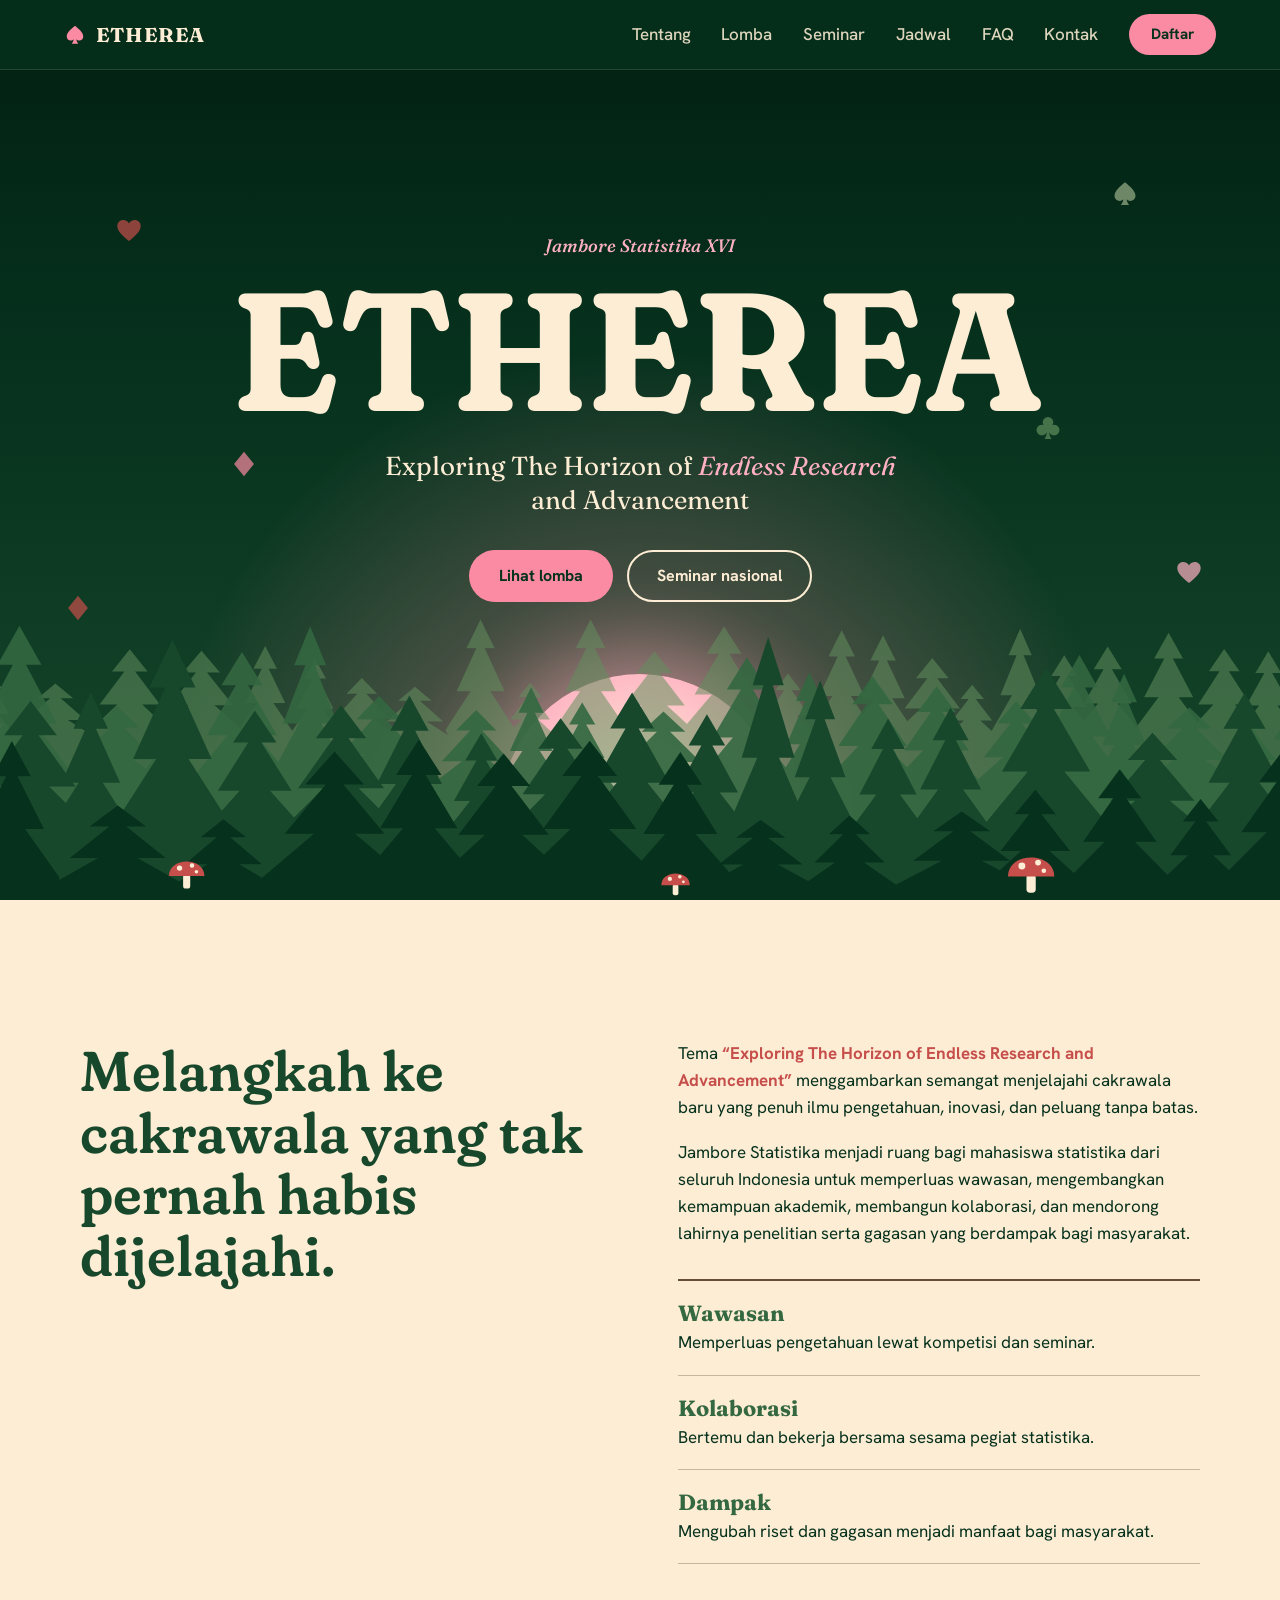
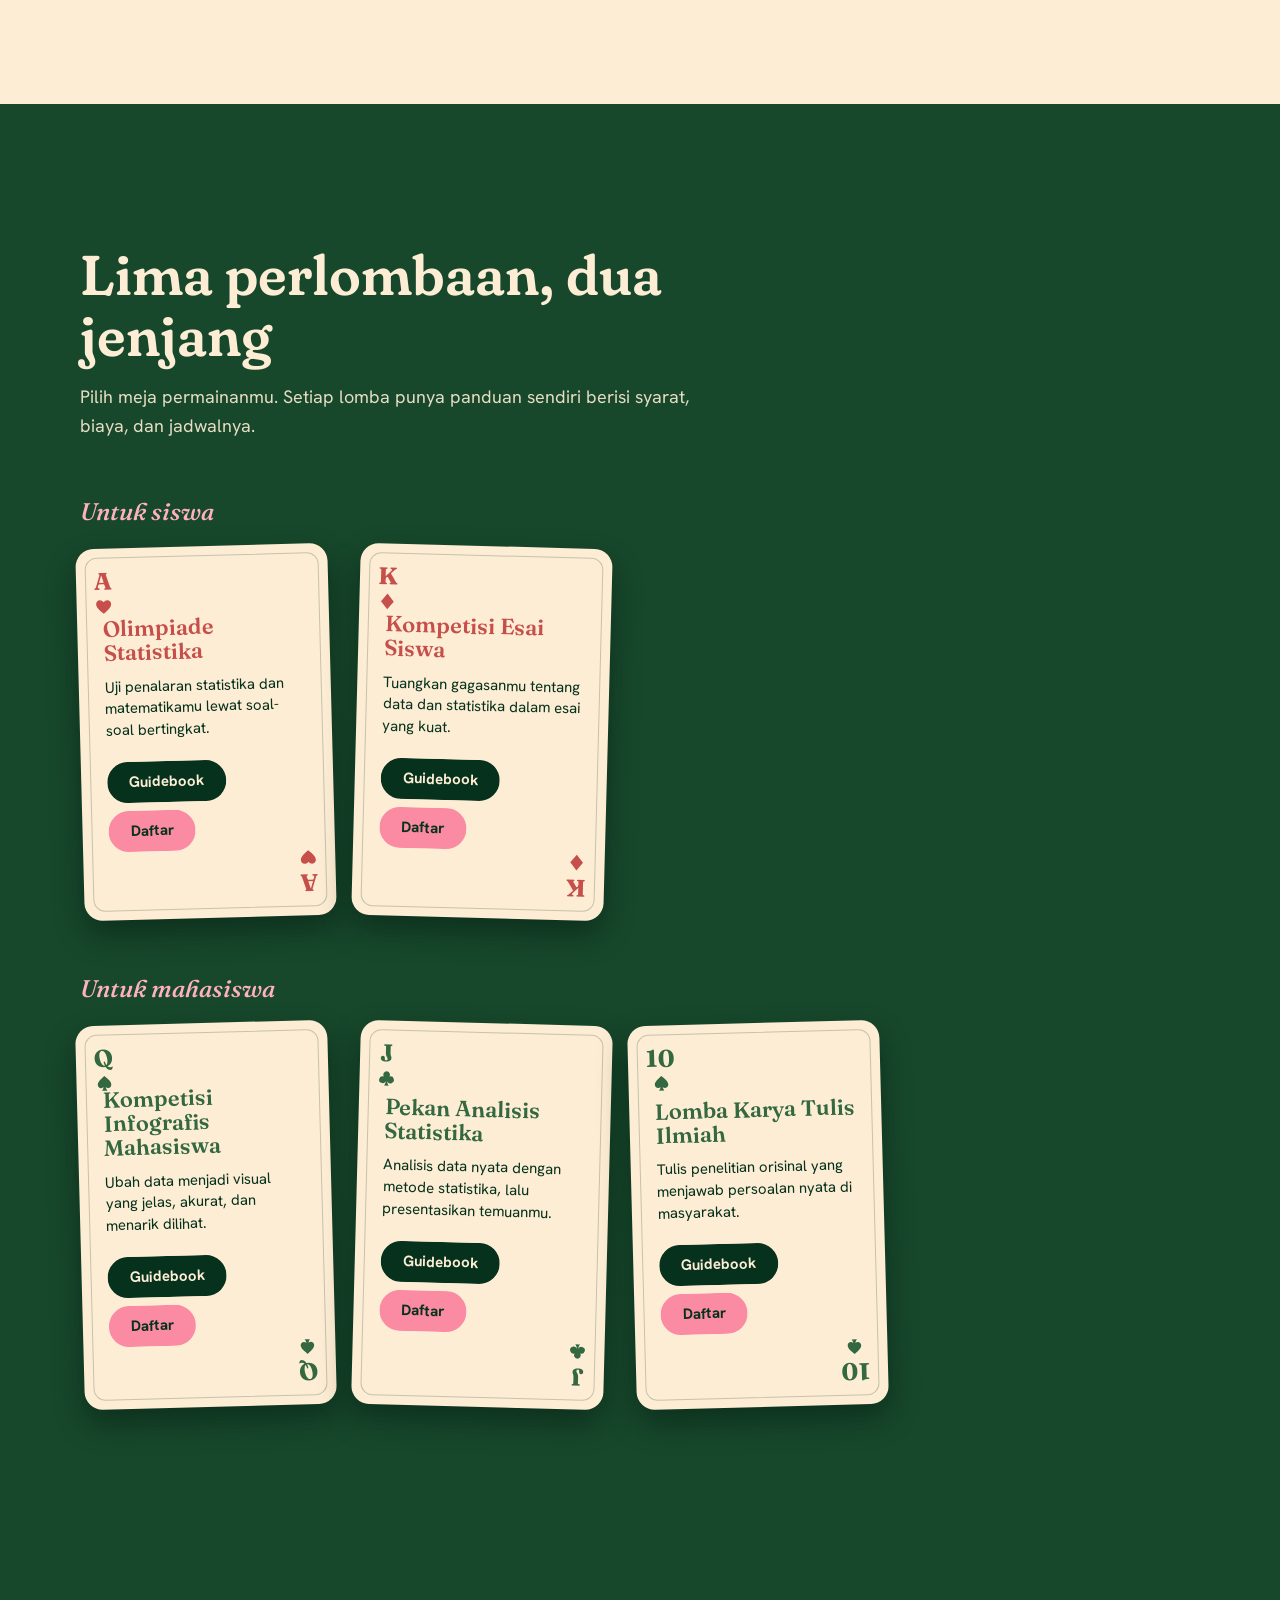
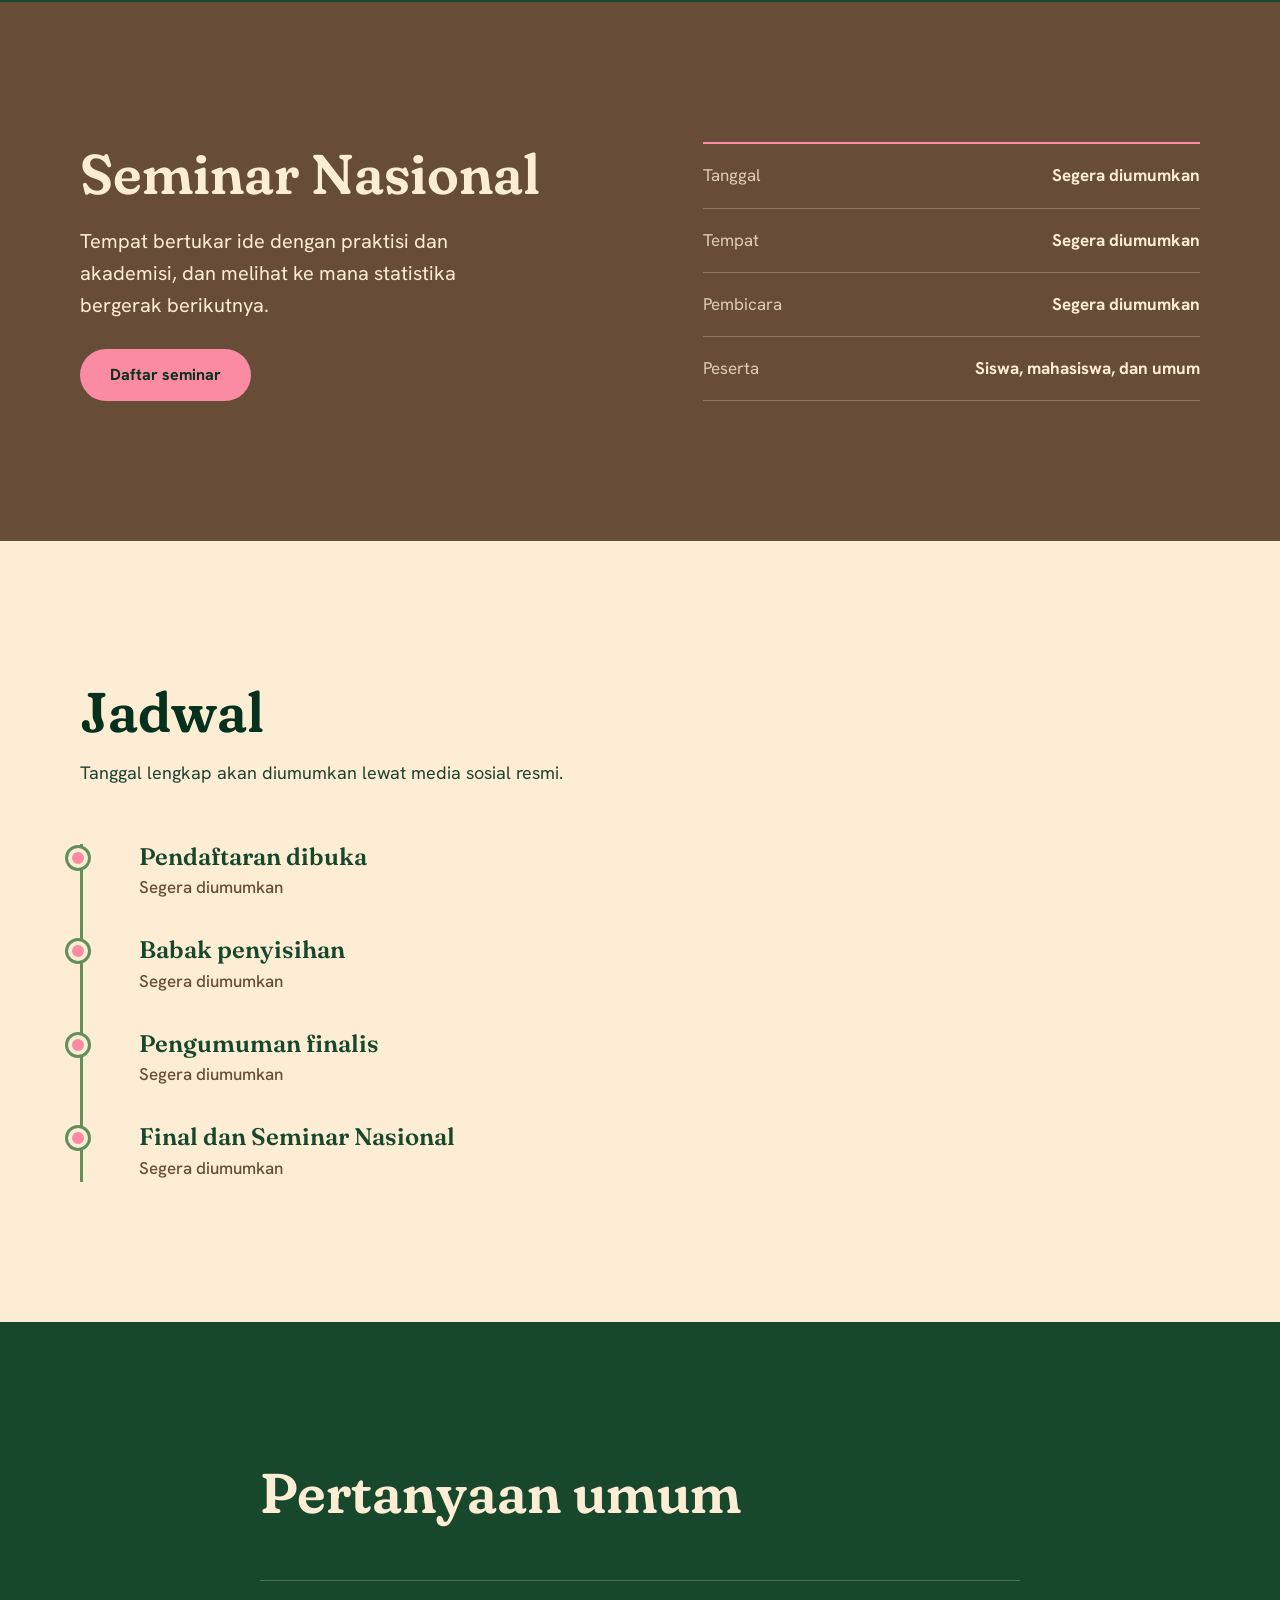
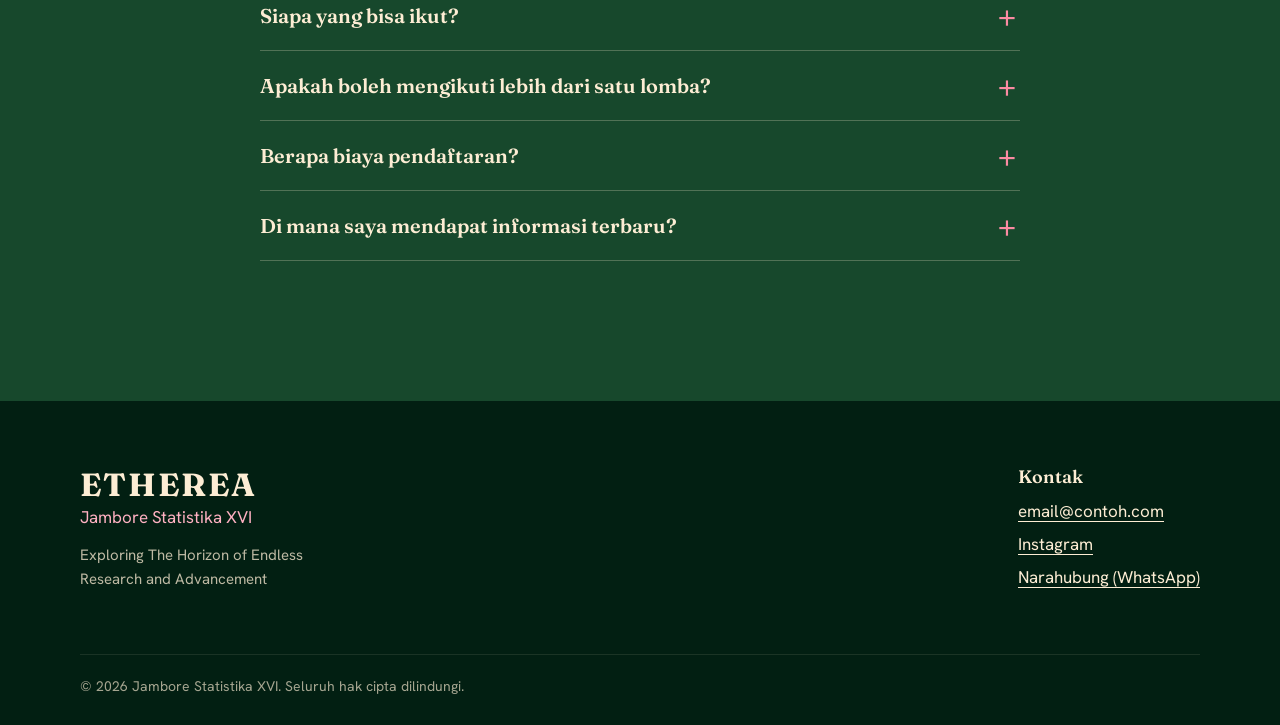
<file: index.html>
<!doctype html>
<html lang="id">
<head>
  <meta charset="utf-8">
  <meta name="viewport" content="width=device-width, initial-scale=1">
  <title>ETHEREA – Jambore Statistika XVI</title>
  <meta name="description" content="Jambore Statistika XVI mengusung tema ETHEREA: Exploring The Horizon of Endless Research and Advancement. Olimpiade Statistika, Kompetisi Esai Siswa, Kompetisi Infografis Mahasiswa, Pekan Analisis Statistika, Lomba Karya Tulis Ilmiah, dan Seminar Nasional.">
  <meta name="theme-color" content="#06311D">
  <meta property="og:type" content="website">
  <meta property="og:locale" content="id_ID">
  <meta property="og:title" content="ETHEREA – Jambore Statistika XVI">
  <meta property="og:description" content="Exploring The Horizon of Endless Research and Advancement. Lima perlombaan dan satu seminar nasional untuk pelajar dan mahasiswa statistika.">
  <link rel="icon" href="favicon.svg" type="image/svg+xml">
  <link rel="preconnect" href="https://fonts.googleapis.com">
  <link rel="preconnect" href="https://fonts.gstatic.com" crossorigin>
  <link href="https://fonts.googleapis.com/css2?family=Fraunces:ital,opsz,wght@0,9..144,400..800;1,9..144,400..700&family=Hanken+Grotesk:wght@400;500;700&display=swap" rel="stylesheet">
  <link rel="stylesheet" href="style.css">
</head>
<body>

<!-- Simbol kartu (dipakai ulang di bagian lomba) -->
<svg width="0" height="0" style="position:absolute" aria-hidden="true">
  <symbol id="heart" viewBox="0 0 24 24"><path d="M12 21.5C5 15.8 2 12.4 2 8.6 2 5.7 4.2 3.5 7 3.5c1.9 0 3.7 1 5 2.8 1.3-1.8 3.1-2.8 5-2.8 2.8 0 5 2.2 5 5.1 0 3.8-3 7.2-10 12.9z"/></symbol>
  <symbol id="spade" viewBox="0 0 24 24"><path d="M12 2c4.2 3.7 9 7.3 9 11.6 0 2.6-2 4.4-4.4 4.4-1.3 0-2.4-.5-3.2-1.4.2 1.7.9 3.3 2.1 4.9H8.5c1.2-1.6 1.9-3.2 2.1-4.9-.8.9-1.9 1.4-3.2 1.4C5 18 3 16.200 3 13.600 3 9.300 7.800 5.700 12 2z"/></symbol>
  <symbol id="diamond" viewBox="0 0 24 24"><path d="M12 1.500 20.500 12 12 22.500 3.500 12z"/></symbol>
  <symbol id="club" viewBox="0 0 24 24"><path d="M12 2.500a4.500 4.500 0 0 0-3.800 6.900A4.600 4.600 0 1 0 11 15.600c-.1 2.200-.8 4-2.100 5.900h6.200c-1.300-1.900-2-3.700-2.100-5.900a4.600 4.600 0 1 0 2.800-6.200A4.500 4.500 0 0 0 12 2.500z"/></symbol>
</svg>

<a class="skip" href="#tentang">Lompat ke konten</a>

<header class="nav" id="nav">
  <a class="brand" href="#beranda" aria-label="ETHEREA, kembali ke atas">
    <svg class="brand-mark" viewBox="0 0 24 24" aria-hidden="true"><use href="#spade"/></svg>
    <span>ETHEREA</span>
  </a>
  <button class="nav-toggle" aria-expanded="false" aria-controls="menu" aria-label="Buka menu">
    <span></span><span></span>
  </button>
  <nav id="menu" class="menu" aria-label="Utama">
    <a href="#tentang">Tentang</a>
    <a href="#lomba">Lomba</a>
    <a href="#seminar">Seminar</a>
    <a href="#jadwal">Jadwal</a>
    <a href="#faq">FAQ</a>
    <a href="#kontak">Kontak</a>
    <a class="btn btn-pink btn-small" href="#lomba">Daftar</a>
  </nav>
</header>

<main>

  <!-- HERO -->
  <section class="hero" id="beranda">
    <div class="sky" aria-hidden="true">
      <div class="horizon-glow"></div>
      <div class="sun"></div>
    </div>
    <div class="floaters" aria-hidden="true">
      <svg class="f f1"><use href="#heart"/></svg>
      <svg class="f f2"><use href="#spade"/></svg>
      <svg class="f f3"><use href="#diamond"/></svg>
      <svg class="f f4"><use href="#club"/></svg>
      <svg class="f f5"><use href="#heart"/></svg>
      <svg class="f f6"><use href="#diamond"/></svg>
    </div>

    <div class="hero-inner">
      <p class="hero-kicker">Jambore Statistika XVI</p>
      <h1 class="hero-title" aria-label="ETHEREA">
        <span aria-hidden="true">E</span><span aria-hidden="true">T</span><span aria-hidden="true">H</span><span aria-hidden="true">E</span><span aria-hidden="true">R</span><span aria-hidden="true">E</span><span aria-hidden="true">A</span>
      </h1>
      <p class="hero-sub">Exploring The Horizon of <em>Endless Research</em> and Advancement</p>
      <div class="hero-cta">
        <a class="btn btn-pink" href="#lomba">Lihat lomba</a>
        <a class="btn btn-ghost" href="#seminar">Seminar nasional</a>
      </div>
    </div>

    <svg class="forest" id="forest" viewBox="0 0 1440 420" preserveAspectRatio="xMidYMax slice" aria-hidden="true"></svg>
  </section>

  <!-- TENTANG -->
  <section class="section cream" id="tentang">
    <div class="wrap about">
      <div class="about-lead">
        <h2>Melangkah ke cakrawala yang tak pernah habis dijelajahi.</h2>
      </div>
      <div class="about-body">
        <p>
          Tema <strong>“Exploring The Horizon of Endless Research and Advancement”</strong> menggambarkan semangat menjelajahi cakrawala baru yang penuh ilmu pengetahuan, inovasi, dan peluang tanpa batas.
        </p>
        <p>
          Jambore Statistika menjadi ruang bagi mahasiswa statistika dari seluruh Indonesia untuk memperluas wawasan, mengembangkan kemampuan akademik, membangun kolaborasi, dan mendorong lahirnya penelitian serta gagasan yang berdampak bagi masyarakat.
        </p>
        <ul class="pillars">
          <li><span>Wawasan</span> Memperluas pengetahuan lewat kompetisi dan seminar.</li>
          <li><span>Kolaborasi</span> Bertemu dan bekerja bersama sesama pegiat statistika.</li>
          <li><span>Dampak</span> Mengubah riset dan gagasan menjadi manfaat bagi masyarakat.</li>
        </ul>
      </div>
    </div>
  </section>

  <!-- LOMBA -->
  <section class="section forest-bg" id="lomba">
    <div class="wrap">
      <div class="section-head">
        <h2>Lima perlombaan, dua jenjang</h2>
        <p>Pilih meja permainanmu. Setiap lomba punya panduan sendiri berisi syarat, biaya, dan jadwalnya.</p>
      </div>

      <h3 class="tier">Untuk siswa</h3>
      <div class="deck">
        <article class="card card-red">
          <div class="corner tl"><b>A</b><svg><use href="#heart"/></svg></div>
          <div class="corner br"><b>A</b><svg><use href="#heart"/></svg></div>
          <div class="card-body">
            <h4>Olimpiade Statistika</h4>
            <p>Uji penalaran statistika dan matematikamu lewat soal-soal bertingkat.</p>
            <div class="card-actions">
              <a class="btn btn-dark btn-small" href="#" data-todo="guidebook">Guidebook</a>
              <a class="btn btn-pink btn-small" href="daftar.html?lomba=olimpiade">Daftar</a>
            </div>
          </div>
        </article>
        <article class="card card-red">
          <div class="corner tl"><b>K</b><svg><use href="#diamond"/></svg></div>
          <div class="corner br"><b>K</b><svg><use href="#diamond"/></svg></div>
          <div class="card-body">
            <h4>Kompetisi Esai Siswa</h4>
            <p>Tuangkan gagasanmu tentang data dan statistika dalam esai yang kuat.</p>
            <div class="card-actions">
              <a class="btn btn-dark btn-small" href="#" data-todo="guidebook">Guidebook</a>
              <a class="btn btn-pink btn-small" href="daftar.html?lomba=esai">Daftar</a>
            </div>
          </div>
        </article>
      </div>

      <h3 class="tier">Untuk mahasiswa</h3>
      <div class="deck">
        <article class="card card-green">
          <div class="corner tl"><b>Q</b><svg><use href="#spade"/></svg></div>
          <div class="corner br"><b>Q</b><svg><use href="#spade"/></svg></div>
          <div class="card-body">
            <h4>Kompetisi Infografis Mahasiswa</h4>
            <p>Ubah data menjadi visual yang jelas, akurat, dan menarik dilihat.</p>
            <div class="card-actions">
              <a class="btn btn-dark btn-small" href="#" data-todo="guidebook">Guidebook</a>
              <a class="btn btn-pink btn-small" href="daftar.html?lomba=infografis">Daftar</a>
            </div>
          </div>
        </article>
        <article class="card card-green">
          <div class="corner tl"><b>J</b><svg><use href="#club"/></svg></div>
          <div class="corner br"><b>J</b><svg><use href="#club"/></svg></div>
          <div class="card-body">
            <h4>Pekan Analisis Statistika</h4>
            <p>Analisis data nyata dengan metode statistika, lalu presentasikan temuanmu.</p>
            <div class="card-actions">
              <a class="btn btn-dark btn-small" href="#" data-todo="guidebook">Guidebook</a>
              <a class="btn btn-pink btn-small" href="daftar.html?lomba=pekan-analisis">Daftar</a>
            </div>
          </div>
        </article>
        <article class="card card-green">
          <div class="corner tl"><b>10</b><svg><use href="#spade"/></svg></div>
          <div class="corner br"><b>10</b><svg><use href="#spade"/></svg></div>
          <div class="card-body">
            <h4>Lomba Karya Tulis Ilmiah</h4>
            <p>Tulis penelitian orisinal yang menjawab persoalan nyata di masyarakat.</p>
            <div class="card-actions">
              <a class="btn btn-dark btn-small" href="#" data-todo="guidebook">Guidebook</a>
              <a class="btn btn-pink btn-small" href="daftar.html?lomba=lkti">Daftar</a>
            </div>
          </div>
        </article>
      </div>
    </div>
  </section>

  <!-- SEMINAR -->
  <section class="section brown" id="seminar">
    <div class="wrap seminar">
      <div>
        <h2>Seminar Nasional</h2>
        <p class="lead">Tempat bertukar ide dengan praktisi dan akademisi, dan melihat ke mana statistika bergerak berikutnya.</p>
        <a class="btn btn-pink" href="daftar.html?lomba=seminar">Daftar seminar</a>
      </div>
      <dl class="facts">
        <div><dt>Tanggal</dt><dd>Segera diumumkan</dd></div>
        <div><dt>Tempat</dt><dd>Segera diumumkan</dd></div>
        <div><dt>Pembicara</dt><dd>Segera diumumkan</dd></div>
        <div><dt>Peserta</dt><dd>Siswa, mahasiswa, dan umum</dd></div>
      </dl>
    </div>
  </section>

  <!-- JADWAL -->
  <section class="section cream" id="jadwal">
    <div class="wrap">
      <div class="section-head">
        <h2>Jadwal</h2>
        <p>Tanggal lengkap akan diumumkan lewat media sosial resmi.</p>
      </div>
      <ol class="timeline">
        <li><h4>Pendaftaran dibuka</h4><p>Segera diumumkan</p></li>
        <li><h4>Babak penyisihan</h4><p>Segera diumumkan</p></li>
        <li><h4>Pengumuman finalis</h4><p>Segera diumumkan</p></li>
        <li><h4>Final dan Seminar Nasional</h4><p>Segera diumumkan</p></li>
      </ol>
    </div>
  </section>

  <!-- FAQ -->
  <section class="section forest-bg" id="faq">
    <div class="wrap faq-wrap">
      <div class="section-head">
        <h2>Pertanyaan umum</h2>
      </div>
      <div class="faq">
        <details>
          <summary>Siapa yang bisa ikut?</summary>
          <p>Olimpiade Statistika dan Kompetisi Esai Siswa untuk siswa. Kompetisi Infografis Mahasiswa, Pekan Analisis Statistika, dan Lomba Karya Tulis Ilmiah untuk mahasiswa.</p>
        </details>
        <details>
          <summary>Apakah boleh mengikuti lebih dari satu lomba?</summary>
          <p>Ketentuan lengkap ada di guidebook masing-masing lomba. Baca guidebook sebelum mendaftar.</p>
        </details>
        <details>
          <summary>Berapa biaya pendaftaran?</summary>
          <p>Biaya berbeda untuk tiap lomba dan seminar. Rinciannya tertera di guidebook dan formulir pendaftaran.</p>
        </details>
        <details>
          <summary>Di mana saya mendapat informasi terbaru?</summary>
          <p>Ikuti media sosial resmi Jambore Statistika XVI. Semua pengumuman jadwal, tempat, dan pembicara akan diunggah di sana.</p>
        </details>
      </div>
    </div>
  </section>

</main>

<footer class="footer" id="kontak">
  <div class="wrap foot">
    <div>
      <p class="foot-title">ETHEREA</p>
      <p class="foot-sub">Jambore Statistika XVI</p>
      <p class="foot-note">Exploring The Horizon of Endless Research and Advancement</p>
    </div>
    <div>
      <p class="foot-h">Kontak</p>
      <ul>
        <li><a href="mailto:email@contoh.com" data-todo="email">email@contoh.com</a></li>
        <li><a href="#" data-todo="instagram">Instagram</a></li>
        <li><a href="#" data-todo="whatsapp">Narahubung (WhatsApp)</a></li>
      </ul>
    </div>
  </div>
  <p class="copy">© 2026 Jambore Statistika XVI. Seluruh hak cipta dilindungi.</p>
</footer>

<script src="script.js"></script>
</body>
</html>
</file>
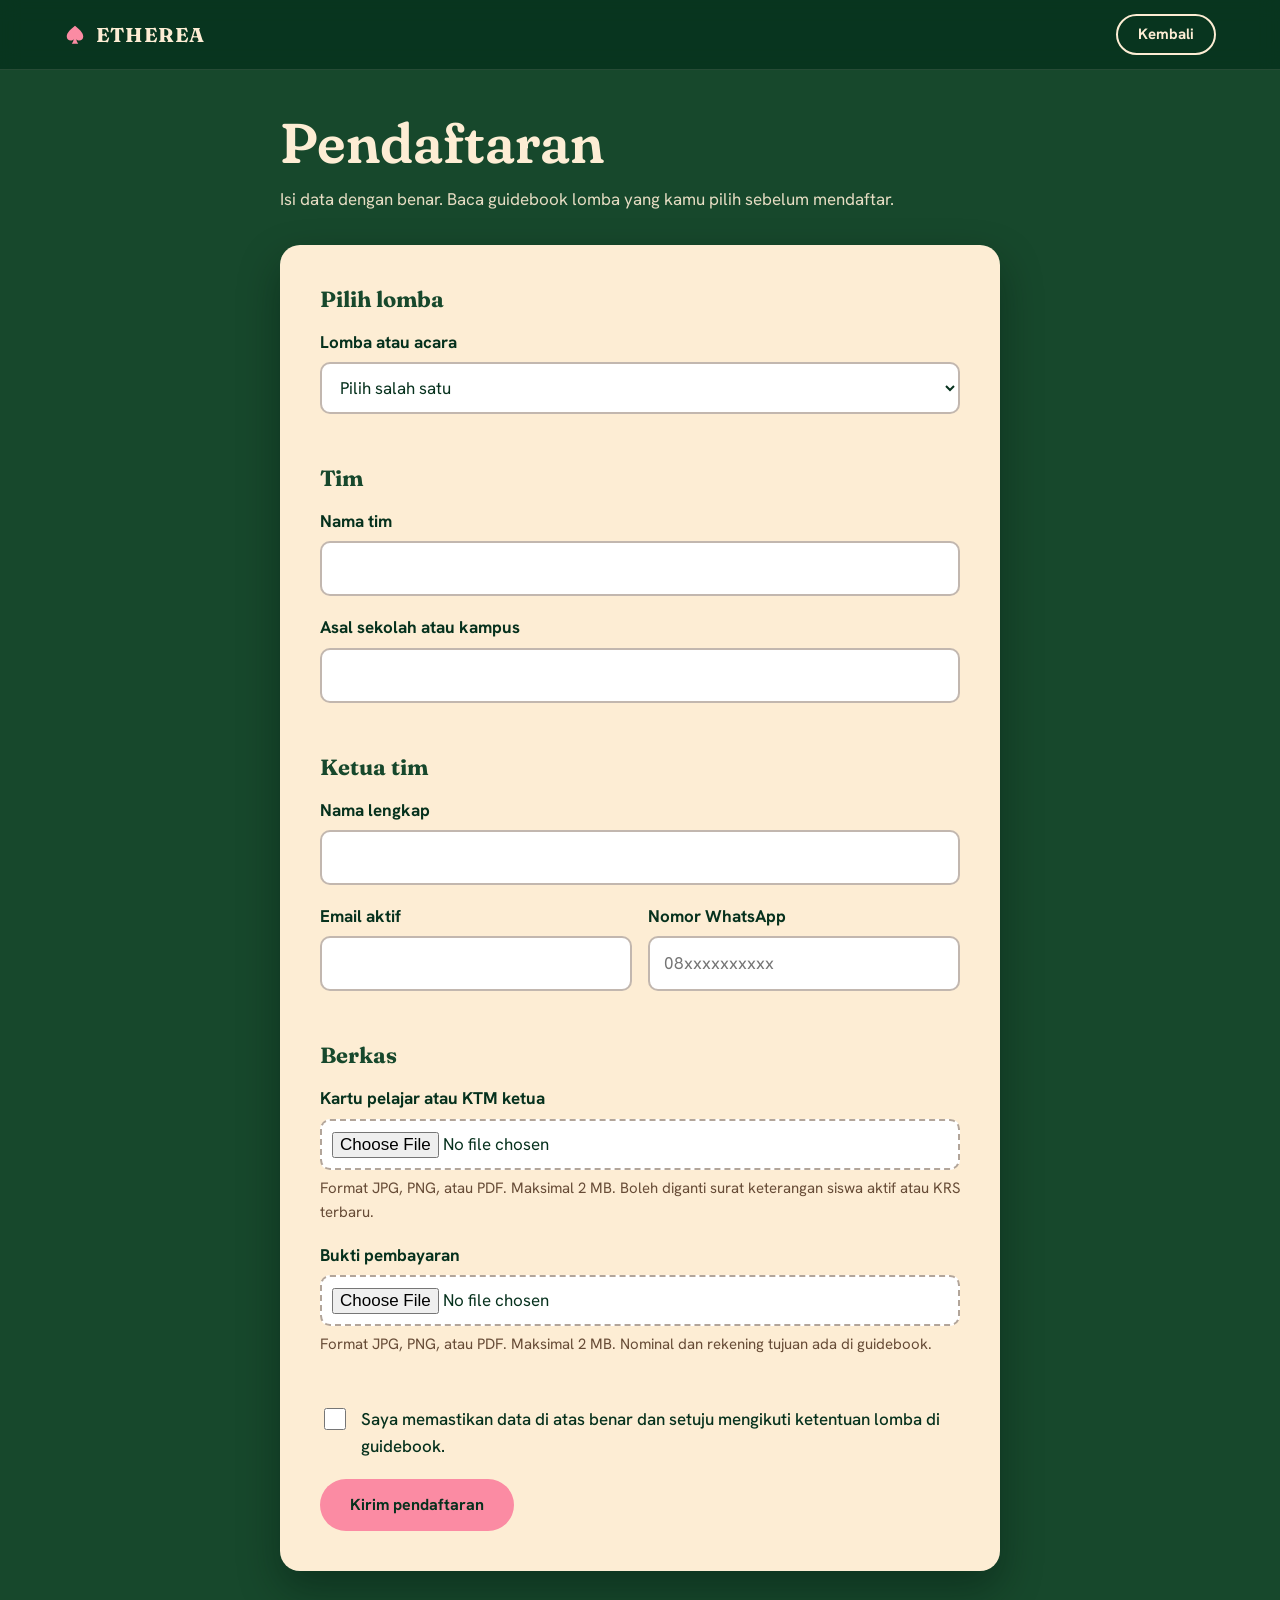
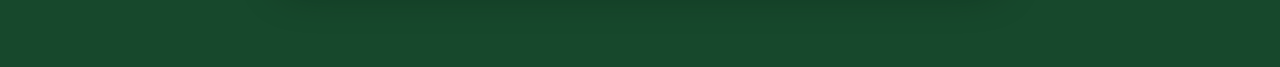
<file: daftar.html>
<!doctype html>
<html lang="id">
<head>
  <meta charset="utf-8">
  <meta name="viewport" content="width=device-width, initial-scale=1">
  <title>Pendaftaran – ETHEREA Jambore Statistika XVI</title>
  <meta name="description" content="Formulir pendaftaran lomba dan seminar nasional Jambore Statistika XVI.">
  <meta name="theme-color" content="#06311D">
  <link rel="icon" href="favicon.svg" type="image/svg+xml">
  <link rel="preconnect" href="https://fonts.googleapis.com">
  <link rel="preconnect" href="https://fonts.gstatic.com" crossorigin>
  <link href="https://fonts.googleapis.com/css2?family=Fraunces:ital,opsz,wght@0,9..144,400..800;1,9..144,400..700&family=Hanken+Grotesk:wght@400;500;700&display=swap" rel="stylesheet">
  <link rel="stylesheet" href="style.css">
  <link rel="stylesheet" href="daftar.css">
</head>
<body class="reg-page">

<header class="nav">
  <a class="brand" href="index.html" aria-label="ETHEREA, kembali ke beranda">
    <svg class="brand-mark" viewBox="0 0 24 24" aria-hidden="true"><path d="M12 2c4.2 3.7 9 7.3 9 11.6 0 2.6-2 4.4-4.4 4.4-1.3 0-2.4-.5-3.2-1.4.2 1.7.9 3.3 2.1 4.9H8.5c1.2-1.6 1.9-3.2 2.1-4.9-.8.9-1.9 1.4-3.2 1.4C5 18 3 16.2 3 13.6 3 9.3 7.8 5.7 12 2z"/></svg>
    <span>ETHEREA</span>
  </a>
  <a class="btn btn-ghost btn-small" href="index.html#lomba">Kembali</a>
</header>

<main class="reg">
  <div class="reg-wrap">
    <div class="reg-intro">
      <h1>Pendaftaran</h1>
      <p>Isi data dengan benar. Baca guidebook lomba yang kamu pilih sebelum mendaftar.</p>
    </div>

    <div id="reg-notice" class="notice" role="status" hidden></div>

    <form id="reg-form" class="form" novalidate>
      <!-- Kolom jebakan untuk bot; pengunjung asli tidak melihat atau mengisinya -->
      <div class="hp" aria-hidden="true">
        <label>Jangan diisi <input type="text" name="website" tabindex="-1" autocomplete="off"></label>
      </div>

      <fieldset>
        <legend>Pilih lomba</legend>
        <div class="field">
          <label for="lomba">Lomba atau acara</label>
          <select id="lomba" name="lomba" required></select>
          <p class="hint" id="lomba-hint"></p>
        </div>
      </fieldset>

      <fieldset>
        <legend id="legend-tim">Tim</legend>
        <div class="field">
          <label for="nama_tim" id="label-tim">Nama tim</label>
          <input id="nama_tim" name="nama_tim" type="text" maxlength="80" required autocomplete="off">
        </div>
        <div class="field">
          <label for="institusi">Asal sekolah atau kampus</label>
          <input id="institusi" name="institusi" type="text" maxlength="120" required autocomplete="organization">
        </div>
      </fieldset>

      <fieldset>
        <legend id="legend-ketua">Ketua tim</legend>
        <div class="field">
          <label for="ketua_nama">Nama lengkap</label>
          <input id="ketua_nama" name="ketua_nama" type="text" maxlength="100" required autocomplete="name">
        </div>
        <div class="row">
          <div class="field">
            <label for="ketua_email">Email aktif</label>
            <input id="ketua_email" name="ketua_email" type="email" maxlength="120" required autocomplete="email">
          </div>
          <div class="field">
            <label for="ketua_wa">Nomor WhatsApp</label>
            <input id="ketua_wa" name="ketua_wa" type="tel" inputmode="tel" maxlength="20" placeholder="08xxxxxxxxxx" required autocomplete="tel">
          </div>
        </div>
      </fieldset>

      <fieldset id="members-set">
        <legend>Anggota tim</legend>
        <div id="members"></div>
        <button type="button" class="btn btn-ghost btn-small" id="add-member">Tambah anggota</button>
        <p class="hint" id="members-hint"></p>
      </fieldset>

      <fieldset>
        <legend>Berkas</legend>
        <div class="field" id="field-id">
          <label for="kartu" id="label-kartu">Kartu pelajar atau KTM ketua</label>
          <input id="kartu" name="kartu" type="file" accept="image/jpeg,image/png,application/pdf" required>
          <p class="hint">Format JPG, PNG, atau PDF. Maksimal 2 MB. Boleh diganti surat keterangan siswa aktif atau KRS terbaru.</p>
        </div>
        <div class="field">
          <label for="bukti">Bukti pembayaran</label>
          <input id="bukti" name="bukti" type="file" accept="image/jpeg,image/png,application/pdf" required>
          <p class="hint">Format JPG, PNG, atau PDF. Maksimal 2 MB. Nominal dan rekening tujuan ada di guidebook.</p>
        </div>
      </fieldset>

      <div class="field check">
        <label>
          <input type="checkbox" id="setuju" name="setuju" required>
          <span>Saya memastikan data di atas benar dan setuju mengikuti ketentuan lomba di guidebook.</span>
        </label>
      </div>

      <p id="form-error" class="error" role="alert" hidden></p>
      <button type="submit" class="btn btn-pink" id="submit">Kirim pendaftaran</button>
    </form>

    <section id="success" class="success" hidden aria-live="polite">
      <h2>Pendaftaran terkirim</h2>
      <p>Nomor pendaftaranmu:</p>
      <p class="reg-id" id="reg-id"></p>
      <p>Simpan nomor ini. Panitia akan memverifikasi bukti pembayaran, lalu menghubungi ketua tim lewat email atau WhatsApp.</p>
      <a class="btn btn-ghost" href="index.html">Kembali ke beranda</a>
    </section>
  </div>
</main>

<script src="daftar.js"></script>
</body>
</html>
</file>
<file: style.css>
:root {
  --forest-950: #06311d;
  --forest-800: #17482c;
  --forest-600: #346841;
  --forest-400: #638f5d;
  --sage: #9caf88;
  --pink: #fb8ba3;
  --pink-soft: #ffb1c2;
  --red: #c64f4b;
  --cream: #fdedd4;
  --brown: #674c37;

  --serif: "Fraunces", Georgia, serif;
  --sans: "Hanken Grotesk", system-ui, sans-serif;
  --gutter: clamp(20px, 5vw, 64px);
  --max: 1120px;
}

*, *::before, *::after { box-sizing: border-box; }
html { scroll-behavior: smooth; scroll-padding-top: 72px; }
body {
  margin: 0;
  font-family: var(--sans);
  font-size: 1.0625rem;
  line-height: 1.6;
  color: var(--cream);
  background: var(--forest-950);
  -webkit-font-smoothing: antialiased;
}
img, svg { display: block; max-width: 100%; }
a { color: inherit; }
h1, h2, h3, h4 { font-family: var(--serif); font-weight: 600; line-height: 1.1; margin: 0; }
p { margin: 0 0 1em; }

:focus-visible { outline: 3px solid var(--pink); outline-offset: 3px; border-radius: 4px; }

.skip { position: absolute; left: -999px; top: 8px; background: var(--cream); color: var(--forest-950); padding: 8px 14px; z-index: 100; border-radius: 6px; }
.skip:focus { left: 8px; }

.wrap { width: min(100% - var(--gutter) * 2, var(--max)); margin-inline: auto; }

/* Tombol */
.btn {
  display: inline-block; font: 700 1rem/1 var(--sans); text-decoration: none;
  padding: 16px 28px; border-radius: 999px; border: 2px solid transparent;
  transition: transform .15s ease, background-color .15s ease, color .15s ease;
  cursor: pointer;
}
.btn:hover { transform: translateY(-2px); }
.btn-small { padding: 11px 20px; font-size: .9375rem; }
.btn-pink { background: var(--pink); color: var(--forest-950); }
.btn-pink:hover { background: var(--pink-soft); }
.btn-ghost { border-color: var(--cream); color: var(--cream); }
.btn-ghost:hover { background: var(--cream); color: var(--forest-950); }
.btn-dark { background: var(--forest-950); color: var(--cream); }
.btn-dark:hover { background: var(--forest-800); }

/* Navigasi */
.nav {
  position: fixed; inset: 0 0 auto 0; z-index: 50;
  display: flex; align-items: center; justify-content: space-between;
  padding: 14px var(--gutter);
  background: rgba(6, 49, 29, .82);
  backdrop-filter: blur(10px);
  border-bottom: 1px solid rgba(253, 237, 212, .12);
}
.brand { display: flex; align-items: center; gap: 10px; text-decoration: none; font: 700 1.25rem var(--serif); letter-spacing: .06em; }
.brand-mark { width: 22px; height: 22px; fill: var(--pink); }
.menu { display: flex; align-items: center; gap: clamp(14px, 2.4vw, 32px); }
.menu a:not(.btn) { text-decoration: none; font-weight: 500; opacity: .88; }
.menu a:not(.btn):hover { opacity: 1; text-decoration: underline; text-underline-offset: 6px; text-decoration-color: var(--pink); }
.nav-toggle { display: none; background: none; border: 0; width: 44px; height: 44px; position: relative; cursor: pointer; }
.nav-toggle span { position: absolute; left: 10px; right: 10px; height: 2px; background: var(--cream); transition: transform .2s ease, top .2s ease; }
.nav-toggle span:first-child { top: 18px; }
.nav-toggle span:last-child { top: 25px; }
.nav-toggle[aria-expanded="true"] span:first-child { top: 21px; transform: rotate(45deg); }
.nav-toggle[aria-expanded="true"] span:last-child { top: 21px; transform: rotate(-45deg); }

@media (max-width: 820px) {
  .nav-toggle { display: block; }
  .menu {
    position: absolute; top: 100%; left: 0; right: 0; flex-direction: column; align-items: stretch; gap: 0;
    background: var(--forest-950); padding: 8px var(--gutter) 24px;
    border-bottom: 1px solid rgba(253, 237, 212, .12);
    display: none;
  }
  .menu.open { display: flex; }
  .menu a:not(.btn) { padding: 14px 0; font-size: 1.125rem; border-bottom: 1px solid rgba(253, 237, 212, .1); }
  .menu .btn { margin-top: 16px; text-align: center; }
}

/* Hero */
.hero {
  position: relative; min-height: 100svh; overflow: hidden;
  display: grid; place-items: center; text-align: center;
  padding: 120px var(--gutter) 260px;
  background: linear-gradient(180deg, #021f12 0%, var(--forest-950) 38%, var(--forest-800) 100%);
}
.sky { position: absolute; inset: 0; }
.horizon-glow {
  position: absolute; left: 50%; bottom: 8%; width: min(1100px, 150vw); aspect-ratio: 1;
  transform: translate(-50%, 50%);
  background: radial-gradient(circle, rgba(251, 139, 163, .55) 0%, rgba(251, 139, 163, .22) 32%, transparent 62%);
  animation: rise 2.4s .2s cubic-bezier(.2, .7, .2, 1) both;
}
.sun {
  position: absolute; left: 50%; bottom: 8%; width: clamp(150px, 24vw, 280px); aspect-ratio: 1; border-radius: 50%;
  transform: translate(-50%, 45%);
  background: radial-gradient(circle at 50% 40%, var(--cream) 0%, var(--pink-soft) 60%, var(--pink) 100%);
  box-shadow: 0 0 80px 20px rgba(255, 177, 194, .45);
  animation: rise 2.4s .2s cubic-bezier(.2, .7, .2, 1) both;
}
@keyframes rise { from { opacity: 0; translate: 0 90px; } to { opacity: 1; translate: 0 0; } }

.hero-inner { position: relative; z-index: 2; max-width: 980px; }
.hero-kicker { font: 500 1.125rem var(--serif); font-style: italic; color: var(--pink-soft); margin-bottom: 14px; }
.hero-title {
  font-size: clamp(3rem, 14.5vw, 10.5rem); font-weight: 700;
  font-variation-settings: "SOFT" 100, "opsz" 144;
  letter-spacing: .02em; line-height: .95; margin-bottom: 20px;
  display: flex; justify-content: center; flex-wrap: nowrap;
}
.hero-title span { display: inline-block; animation: letter .9s cubic-bezier(.2, .8, .2, 1) both; }
.hero-title span:nth-child(1) { animation-delay: .05s; }
.hero-title span:nth-child(2) { animation-delay: .15s; }
.hero-title span:nth-child(3) { animation-delay: .25s; }
.hero-title span:nth-child(4) { animation-delay: .35s; }
.hero-title span:nth-child(5) { animation-delay: .45s; }
.hero-title span:nth-child(6) { animation-delay: .55s; }
.hero-title span:nth-child(7) { animation-delay: .65s; }
@keyframes letter { from { opacity: 0; translate: 0 .35em; filter: blur(8px); } to { opacity: 1; translate: 0 0; filter: blur(0); } }
.hero-sub { font: 400 clamp(1.125rem, 2.6vw, 1.625rem)/1.3 var(--serif); max-width: 32ch; margin: 0 auto 32px; }
.hero-sub em { color: var(--pink-soft); }
.hero-cta { display: flex; gap: 14px; justify-content: center; flex-wrap: wrap; }

.forest { position: absolute; left: 0; right: 0; bottom: -1px; width: 100%; height: clamp(220px, 40vh, 420px); z-index: 1; }

.floaters .f { position: absolute; width: 28px; height: 28px; opacity: .7; animation: drift 9s ease-in-out infinite alternate; }
.f1 { left: 9%; top: 24%; fill: var(--red); }
.f2 { right: 11%; top: 20%; fill: var(--sage); width: 22px; height: 22px; animation-delay: -3s; }
.f3 { left: 18%; top: 50%; fill: var(--pink); width: 20px; height: 20px; animation-delay: -5s; }
.f4 { right: 17%; top: 46%; fill: var(--forest-400); animation-delay: -1s; }
.f5 { right: 6%; top: 62%; fill: var(--pink-soft); width: 18px; height: 18px; animation-delay: -6s; }
.f6 { left: 5%; top: 66%; fill: var(--red); width: 18px; height: 18px; animation-delay: -2s; }
@keyframes drift { from { transform: translateY(0) rotate(-8deg); } to { transform: translateY(-22px) rotate(10deg); } }
@media (max-width: 600px) { .f3, .f4, .f5, .f6 { display: none; } }

/* Section umum */
.section { padding: clamp(72px, 11vw, 140px) 0; }
.section h2 { font-size: clamp(2rem, 5vw, 3.5rem); font-variation-settings: "SOFT" 100; }
.section-head { max-width: 640px; margin-bottom: clamp(32px, 5vw, 56px); }
.section-head p { margin: 16px 0 0; font-size: 1.125rem; opacity: .9; }

.cream { background: var(--cream); color: var(--forest-950); }
.forest-bg { background: var(--forest-800); }
.brown { background: var(--brown); }

/* Tentang */
.about { display: grid; grid-template-columns: 1fr 1fr; gap: clamp(32px, 6vw, 96px); align-items: start; }
.about-lead h2 { color: var(--forest-800); }
.about-body p { max-width: 62ch; }
.about-body strong { color: var(--red); font-weight: 700; }
.pillars { list-style: none; padding: 0; margin: 32px 0 0; border-top: 2px solid var(--brown); }
.pillars li { padding: 18px 0; border-bottom: 1px solid rgba(103, 76, 55, .35); }
.pillars span { display: block; font: 700 1.375rem var(--serif); color: var(--forest-600); margin-bottom: 2px; }
@media (max-width: 820px) { .about { grid-template-columns: 1fr; } }

/* Lomba */
.tier { font: italic 500 1.5rem var(--serif); color: var(--pink-soft); margin: 0 0 20px; }
.deck { display: flex; flex-wrap: wrap; gap: 24px; margin-bottom: 56px; }
.card {
  position: relative; width: 252px; aspect-ratio: 5 / 7; border-radius: 18px;
  background: var(--cream); color: var(--forest-950);
  box-shadow: 0 14px 30px rgba(2, 20, 12, .45);
  transition: transform .25s ease;
}
.card:nth-child(odd) { transform: rotate(-1.5deg); }
.card:nth-child(even) { transform: rotate(1.5deg); }
.card:hover { transform: rotate(0) translateY(-8px); }
.card::before { content: ""; position: absolute; inset: 9px; border: 1.5px solid currentColor; border-radius: 12px; opacity: .22; }
.card-red { --suit: var(--red); }
.card-green { --suit: var(--forest-600); }
.corner { position: absolute; display: flex; flex-direction: column; align-items: center; line-height: 1; color: var(--suit); }
.corner b { font: 700 1.5rem var(--serif); }
.corner svg { width: 18px; height: 18px; fill: currentColor; margin-top: 2px; }
.corner.tl { top: 18px; left: 18px; }
.corner.br { bottom: 18px; right: 18px; transform: rotate(180deg); }
.card-body { position: absolute; inset: 56px 26px; display: flex; flex-direction: column; justify-content: center; align-items: flex-start; gap: 12px; }
.card-body h4 { font-size: 1.375rem; color: var(--suit); }
.card-body p { margin: 0; font-size: .9375rem; line-height: 1.45; }
.card-body .btn { margin-top: 6px; }
@media (max-width: 600px) { .card { width: 100%; max-width: 330px; margin-inline: auto; } }

/* Seminar */
.seminar { display: grid; grid-template-columns: 1.1fr 1fr; gap: clamp(32px, 6vw, 80px); align-items: center; }
.lead { font-size: 1.25rem; max-width: 40ch; margin: 20px 0 28px; }
.facts { margin: 0; border-top: 2px solid var(--pink); }
.facts div { display: flex; justify-content: space-between; gap: 20px; padding: 18px 0; border-bottom: 1px solid rgba(253, 237, 212, .25); }
.facts dt { opacity: .8; }
.facts dd { margin: 0; font-weight: 700; text-align: right; }
@media (max-width: 820px) { .seminar { grid-template-columns: 1fr; } }

/* Jadwal */
.timeline { list-style: none; margin: 0; padding: 0 0 0 28px; border-left: 3px solid var(--forest-400); max-width: 640px; }
.timeline li { position: relative; padding: 0 0 36px 28px; }
.timeline li:last-child { padding-bottom: 0; }
.timeline li::before {
  content: ""; position: absolute; left: -43px; top: 4px; width: 20px; height: 20px; border-radius: 50%;
  background: var(--pink); border: 4px solid var(--cream); box-shadow: 0 0 0 3px var(--forest-400);
}
.timeline h4 { font-size: 1.5rem; color: var(--forest-800); margin-bottom: 4px; }
.timeline p { margin: 0; color: var(--brown); font-weight: 500; }

/* FAQ */
.faq-wrap { max-width: 760px; }
.faq details { border-bottom: 1px solid rgba(253, 237, 212, .25); }
.faq details:first-child { border-top: 1px solid rgba(253, 237, 212, .25); }
.faq summary { list-style: none; cursor: pointer; padding: 22px 48px 22px 0; position: relative; font: 600 1.25rem var(--serif); }
.faq summary::-webkit-details-marker { display: none; }
.faq summary::after { content: "+"; position: absolute; right: 4px; top: 50%; translate: 0 -50%; font: 400 2rem var(--sans); color: var(--pink); transition: transform .2s ease; }
.faq details[open] summary::after { transform: rotate(45deg); }
.faq details p { padding: 0 48px 22px 0; margin: 0; opacity: .92; }

/* Footer */
.footer { background: #021f12; padding: 64px 0 28px; }
.foot { display: flex; justify-content: space-between; gap: 40px; flex-wrap: wrap; }
.foot-title { font: 700 2rem var(--serif); letter-spacing: .06em; margin: 0; }
.foot-sub { margin: 0 0 12px; color: var(--pink-soft); }
.foot-note { max-width: 34ch; opacity: .75; font-size: .9375rem; }
.foot-h { font: 600 1.125rem var(--serif); margin-bottom: 10px; }
.footer ul { list-style: none; margin: 0; padding: 0; }
.footer li { margin-bottom: 6px; }
.footer li a { text-underline-offset: 4px; }
.copy { width: min(100% - var(--gutter) * 2, var(--max)); margin: 48px auto 0; padding-top: 20px; border-top: 1px solid rgba(253, 237, 212, .15); font-size: .875rem; opacity: .65; }

@media (prefers-reduced-motion: reduce) {
  html { scroll-behavior: auto; }
  *, *::before, *::after { animation: none !important; transition: none !important; }
}

/* Kartu lomba: tinggi mengikuti isi, tidak lagi dikunci rasio */
.card { aspect-ratio: auto; min-height: 372px; display: flex; }
.card-body { position: relative; inset: auto; flex: 1; padding: 62px 26px 62px; justify-content: center; }
.card-actions { display: flex; flex-wrap: wrap; gap: 8px; margin-top: 8px; }
.card-actions .btn { margin: 0; }
</file>
<file: daftar.css>
/* Halaman pendaftaran */
.reg-page { background: var(--forest-800); }
.reg { padding: 112px var(--gutter) 96px; }
.reg-wrap { max-width: 720px; margin-inline: auto; }
.reg-intro h1 { font-size: clamp(2.25rem, 6vw, 3.5rem); font-variation-settings: "SOFT" 100; margin-bottom: 12px; }
.reg-intro p { opacity: .9; margin-bottom: 32px; }

.notice { padding: 14px 18px; border-radius: 12px; background: rgba(251, 139, 163, .16); border: 1px solid var(--pink); margin-bottom: 24px; }

.form { background: var(--cream); color: var(--forest-950); border-radius: 20px; padding: clamp(20px, 4vw, 40px); box-shadow: 0 18px 40px rgba(2, 20, 12, .4); }
.form fieldset { border: 0; padding: 0; margin: 0 0 32px; min-width: 0; }
.form legend { font: 700 1.375rem var(--serif); color: var(--forest-800); padding: 0; margin-bottom: 16px; }
.field { margin-bottom: 18px; }
.field label { display: block; font-weight: 700; margin-bottom: 6px; }
.field input[type="text"], .field input[type="email"], .field input[type="tel"], .field select {
  width: 100%; font: inherit; color: var(--forest-950); background: #fff;
  border: 2px solid rgba(103, 76, 55, .4); border-radius: 10px; padding: 12px 14px;
}
.field input[type="file"] { width: 100%; font: inherit; padding: 10px; background: #fff; border: 2px dashed rgba(103, 76, 55, .5); border-radius: 10px; }
.field input:focus, .field select:focus { outline: 3px solid var(--pink); outline-offset: 1px; border-color: var(--forest-600); }
.field input[aria-invalid="true"], .field select[aria-invalid="true"] { border-color: var(--red); }
.row { display: grid; grid-template-columns: 1fr 1fr; gap: 16px; }
@media (max-width: 600px) { .row { grid-template-columns: 1fr; } }
.hint { font-size: .9375rem; color: var(--brown); margin: 6px 0 0; }

.member { border-left: 4px solid var(--pink); padding-left: 16px; margin-bottom: 20px; }
.member h3 { font: 600 1.125rem var(--serif); margin-bottom: 10px; color: var(--forest-600); }
.member .remove { background: none; border: 0; padding: 0; font: 500 .9375rem var(--sans); color: var(--red); text-decoration: underline; cursor: pointer; margin-top: -6px; }

.check label { display: flex; gap: 12px; align-items: flex-start; font-weight: 500; }
.check input { width: 22px; height: 22px; margin-top: 2px; flex: none; accent-color: var(--forest-600); }

.error { color: #9b2c28; background: #fbe3e1; border-radius: 10px; padding: 12px 14px; font-weight: 500; }
.form .btn[disabled] { opacity: .6; cursor: wait; transform: none; }
.form .btn-ghost { border-color: var(--forest-800); color: var(--forest-800); }
.form .btn-ghost:hover { background: var(--forest-800); color: var(--cream); }

.hp { position: absolute; left: -9999px; width: 1px; height: 1px; overflow: hidden; }

.success { background: var(--cream); color: var(--forest-950); border-radius: 20px; padding: clamp(24px, 5vw, 48px); text-align: center; box-shadow: 0 18px 40px rgba(2, 20, 12, .4); }
.success h2 { font-size: 2rem; margin-bottom: 16px; color: var(--forest-800); }
.reg-id { font: 700 clamp(1.5rem, 5vw, 2.25rem) var(--serif); color: var(--red); letter-spacing: .04em; margin-bottom: 20px; }
.success .btn-ghost { border-color: var(--forest-800); color: var(--forest-800); }
.success .btn-ghost:hover { background: var(--forest-800); color: var(--cream); }

[hidden] { display: none !important; }
</file>
